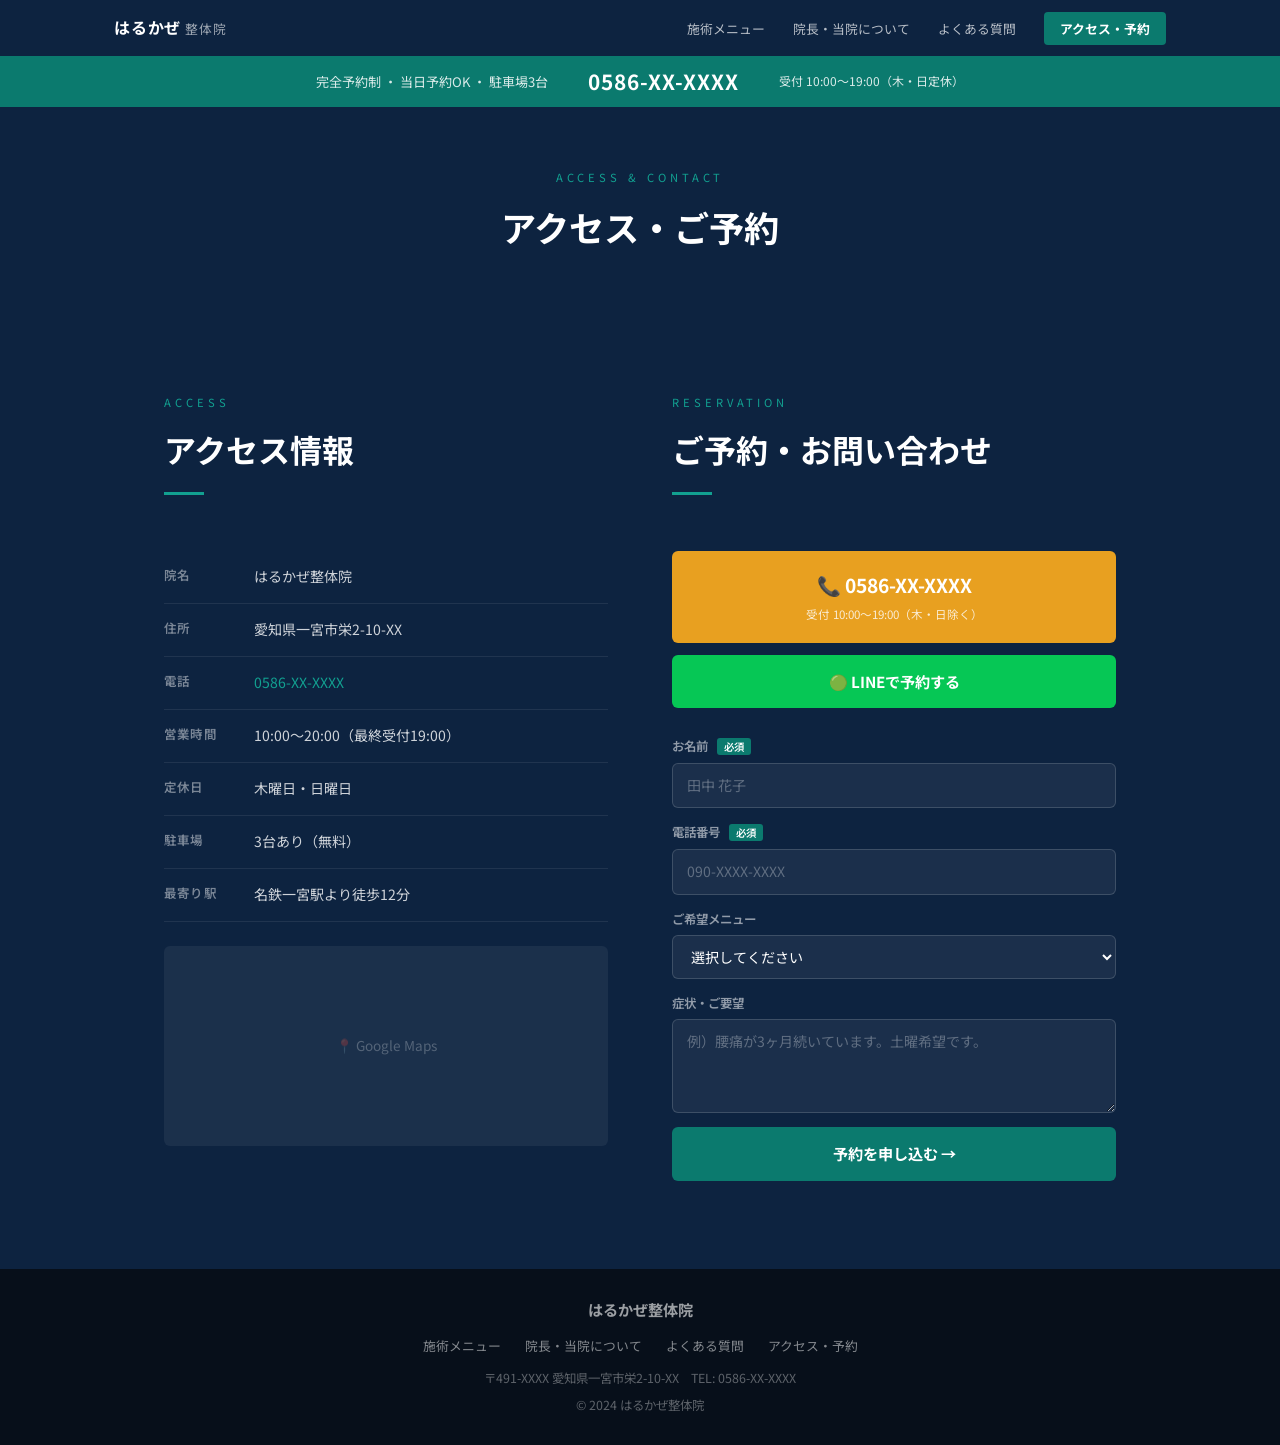
<file: access.html>
<!DOCTYPE html>
<html lang="ja">
<head>
  <meta charset="UTF-8">
  <meta name="viewport" content="width=device-width, initial-scale=1.0">
  <title>アクセス・ご予約 | はるかぜ整体院</title>
  <link rel="preconnect" href="https://fonts.googleapis.com">
  <link rel="preconnect" href="https://fonts.gstatic.com" crossorigin>
  <link href="https://fonts.googleapis.com/css2?family=Noto+Sans+JP:wght@400;500;600;700&display=swap" rel="stylesheet">
  <link rel="stylesheet" href="css/reset.css">
  <link rel="stylesheet" href="css/style.css?v=3">
</head>
<body>
  <header id="header">
    <nav class="nav-inner">
      <a href="index.html" class="nav-logo">はるかぜ<span>整体院</span></a>
      <ul class="nav-links" id="navLinks">
        <li><a href="menu.html">施術メニュー</a></li>
        <li><a href="staff.html">院長・当院について</a></li>
        <li><a href="faq.html">よくある質問</a></li>
        <li><a href="access.html" class="nav-cta" style="background:var(--teal)!important">アクセス・予約</a></li>
      </ul>
      <button class="nav-toggle" id="navToggle" aria-label="メニュー"><span></span><span></span><span></span></button>
    </nav>
  </header>
  <div id="tel-bar">
    <span>完全予約制 ・ 当日予約OK ・ 駐車場3台</span>
    <span class="tel-bar-number"><a href="tel:0586-XX-XXXX">0586-XX-XXXX</a></span>
    <span class="tel-bar-hours">受付 10:00〜19:00（木・日定休）</span>
  </div>

  <section style="background:var(--navy);padding:80px 0 48px;margin-top:88px;text-align:center">
    <span class="section-label" style="color:var(--teal-light)">ACCESS & CONTACT</span>
    <h1 style="color:#fff;font-size:clamp(1.6rem,3vw,2.2rem);font-weight:700;margin-top:10px">アクセス・ご予約</h1>
  </section>

  <section id="contact">
    <div class="container">
      <div class="access-contact-grid fade-in">
        <div>
          <span class="section-label">ACCESS</span>
          <h2 class="section-title">アクセス情報</h2>
          <div class="section-bar"></div>
          <table class="access-info-table">
            <tr><td>院名</td><td>はるかぜ整体院</td></tr>
            <tr><td>住所</td><td>愛知県一宮市栄2-10-XX</td></tr>
            <tr><td>電話</td><td><a href="tel:0586-XX-XXXX">0586-XX-XXXX</a></td></tr>
            <tr><td>営業時間</td><td>10:00〜20:00（最終受付19:00）</td></tr>
            <tr><td>定休日</td><td>木曜日・日曜日</td></tr>
            <tr><td>駐車場</td><td>3台あり（無料）</td></tr>
            <tr><td>最寄り駅</td><td>名鉄一宮駅より徒歩12分</td></tr>
          </table>
          <div class="map-placeholder">📍 Google Maps</div>
        </div>
        <div>
          <span class="section-label">RESERVATION</span>
          <h2 class="section-title">ご予約・お問い合わせ</h2>
          <div class="section-bar"></div>
          <div class="contact-cta-group">
            <a href="tel:0586-XX-XXXX" class="btn-tel-big">📞 0586-XX-XXXX<span>受付 10:00〜19:00（木・日除く）</span></a>
            <a href="https://line.me/R/ti/p/@example" class="btn-line-big" target="_blank" rel="noopener">🟢 LINEで予約する</a>
          </div>
          <form class="contact-form" action="https://formspree.io/f/xxxxxxxx" method="POST">
            <div class="form-group"><label>お名前 <span class="req">必須</span></label><input type="text" name="name" placeholder="田中 花子" required></div>
            <div class="form-group"><label>電話番号 <span class="req">必須</span></label><input type="tel" name="tel" placeholder="090-XXXX-XXXX" required></div>
            <div class="form-group"><label>ご希望メニュー</label>
              <select name="menu">
                <option value="">選択してください</option>
                <option>全身整体（60分）</option>
                <option>骨盤矯正（75分）</option>
                <option>産後ケア（90分）</option>
                <option>スポーツケア（60分）</option>
                <option>初回体験（¥3,300）</option>
              </select>
            </div>
            <div class="form-group"><label>症状・ご要望</label><textarea name="message" rows="3" placeholder="例）腰痛が3ヶ月続いています。土曜希望です。"></textarea></div>
            <button type="submit" class="btn-submit">予約を申し込む →</button>
          </form>
        </div>
      </div>
    </div>
  </section>

  <footer id="footer">
    <p class="footer-logo">はるかぜ整体院</p>
    <nav style="margin:12px 0;display:flex;gap:24px;justify-content:center;flex-wrap:wrap">
      <a href="menu.html" style="color:rgba(255,255,255,0.5);font-size:0.8rem">施術メニュー</a>
      <a href="staff.html" style="color:rgba(255,255,255,0.5);font-size:0.8rem">院長・当院について</a>
      <a href="faq.html" style="color:rgba(255,255,255,0.5);font-size:0.8rem">よくある質問</a>
      <a href="access.html" style="color:rgba(255,255,255,0.5);font-size:0.8rem">アクセス・予約</a>
    </nav>
    <p>〒491-XXXX 愛知県一宮市栄2-10-XX　TEL: 0586-XX-XXXX</p>
    <p style="margin-top:6px">© 2024 はるかぜ整体院</p>
  </footer>
  <script src="js/main.js"></script>
</body>
</html>
</file>
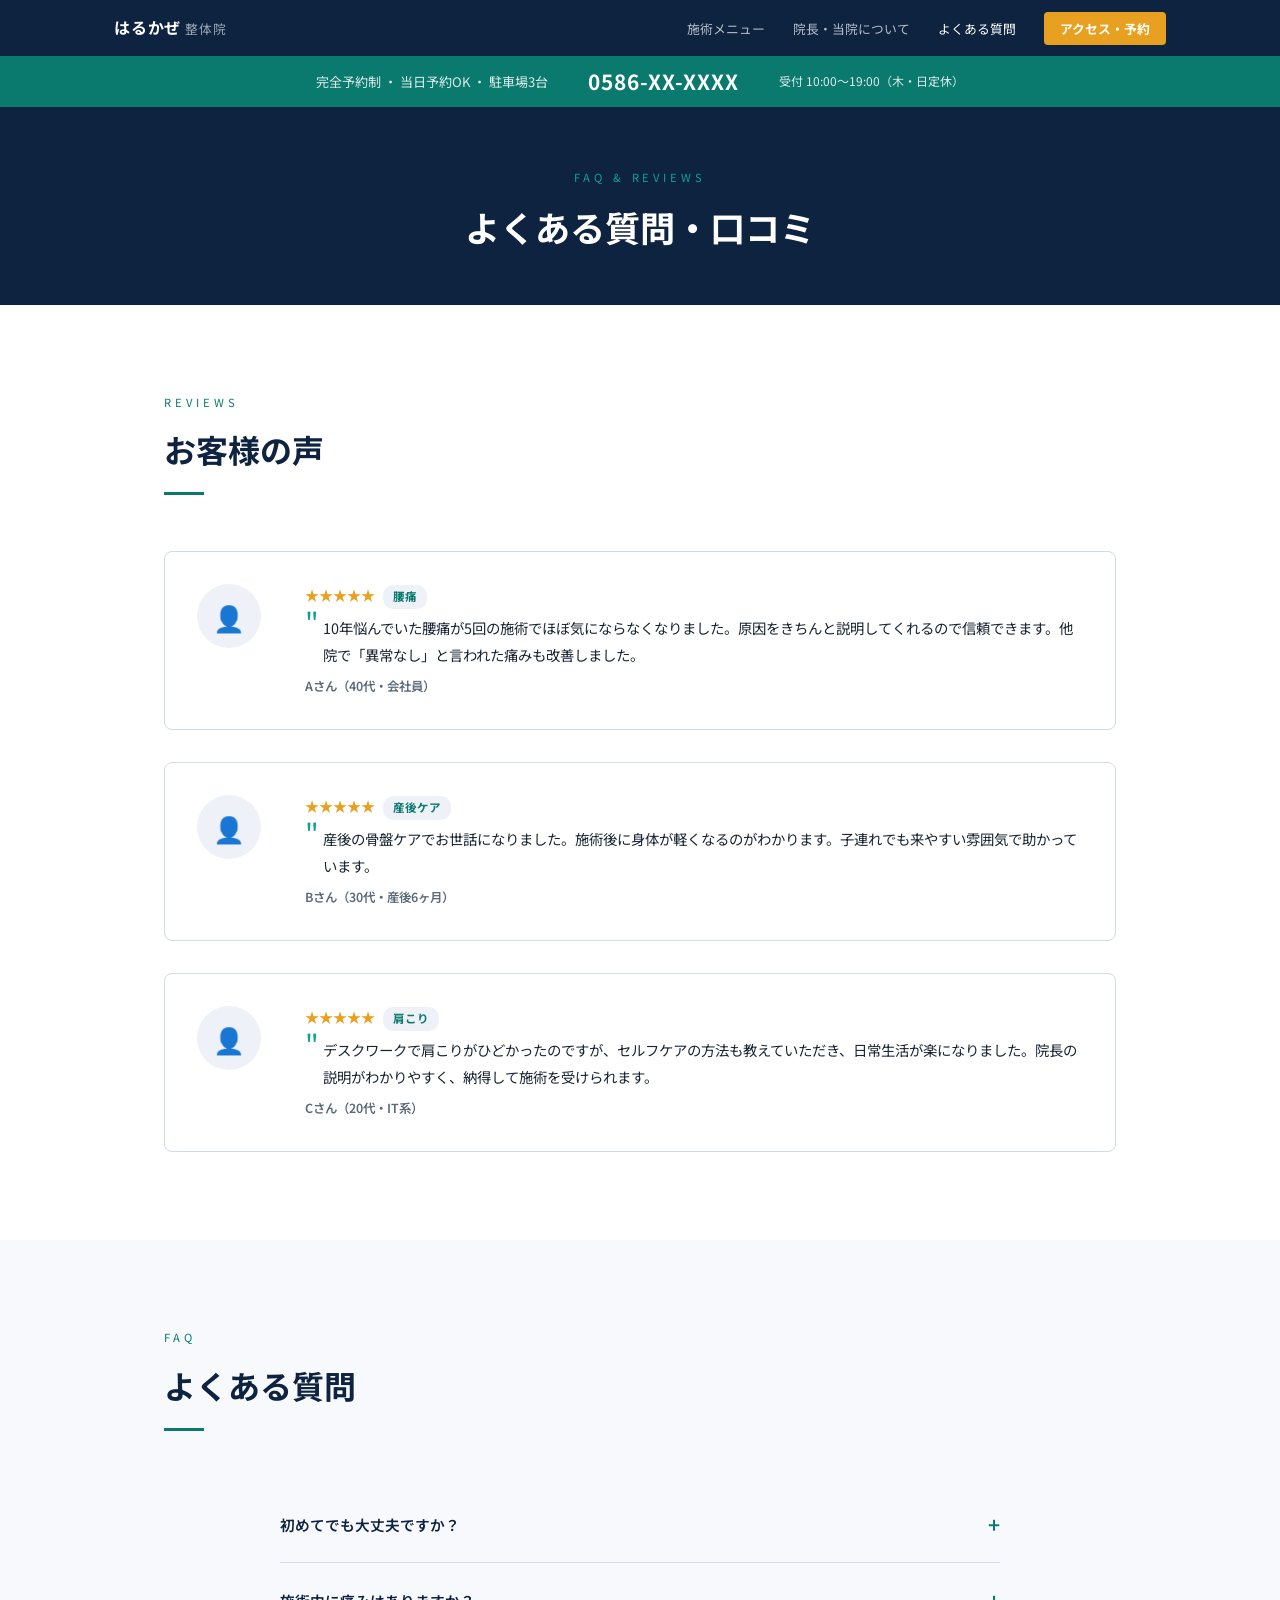
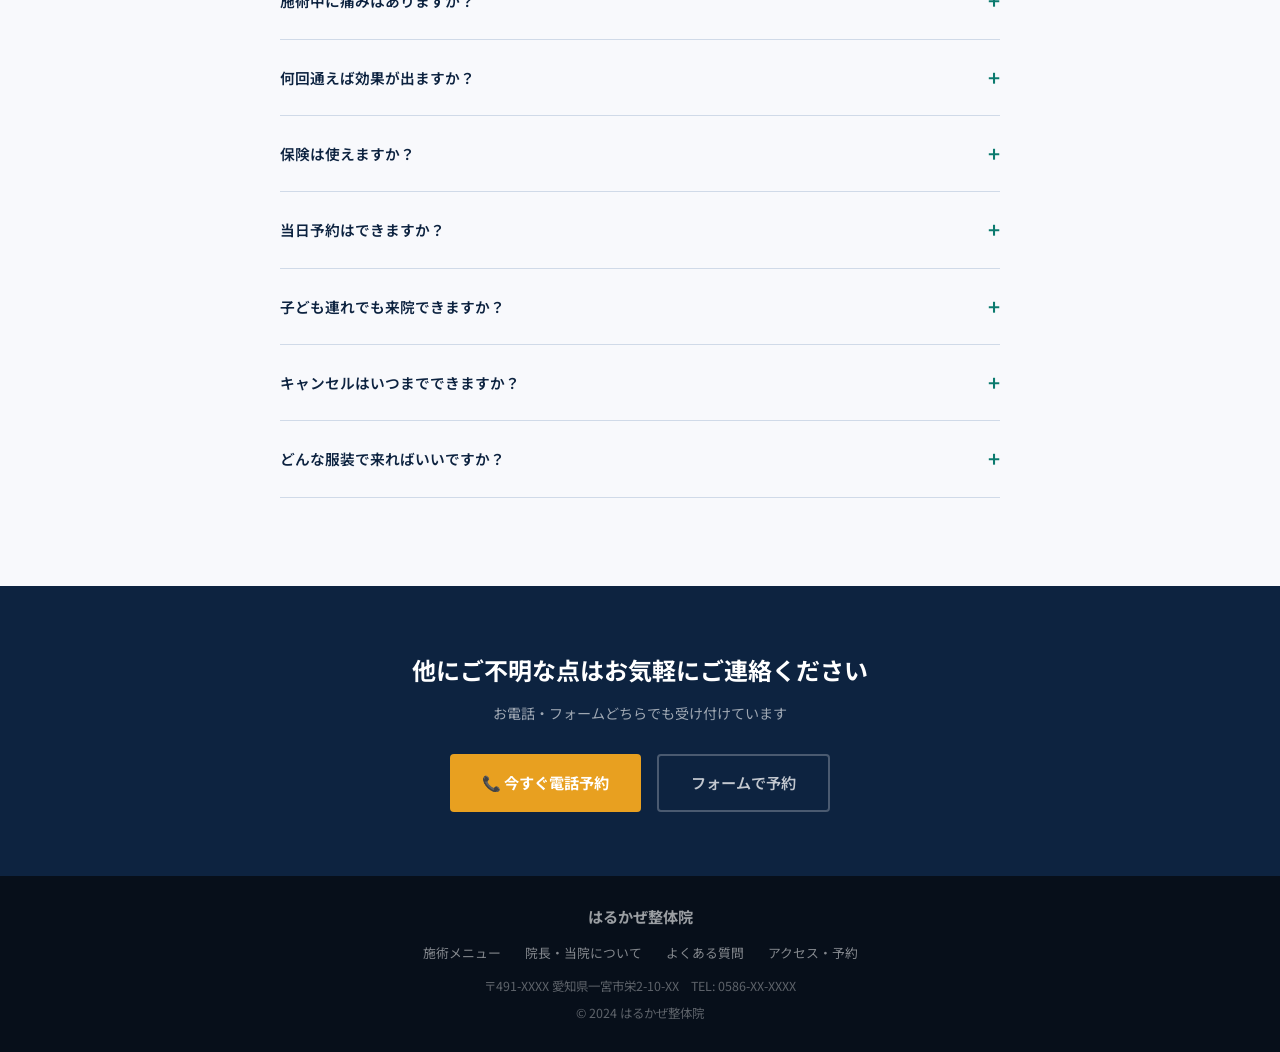
<file: faq.html>
<!DOCTYPE html>
<html lang="ja">
<head>
  <meta charset="UTF-8">
  <meta name="viewport" content="width=device-width, initial-scale=1.0">
  <title>よくある質問 | はるかぜ整体院</title>
  <link rel="preconnect" href="https://fonts.googleapis.com">
  <link rel="preconnect" href="https://fonts.gstatic.com" crossorigin>
  <link href="https://fonts.googleapis.com/css2?family=Noto+Sans+JP:wght@400;500;600;700&display=swap" rel="stylesheet">
  <link rel="stylesheet" href="css/reset.css">
  <link rel="stylesheet" href="css/style.css?v=3">
</head>
<body>
  <header id="header">
    <nav class="nav-inner">
      <a href="index.html" class="nav-logo">はるかぜ<span>整体院</span></a>
      <ul class="nav-links" id="navLinks">
        <li><a href="menu.html">施術メニュー</a></li>
        <li><a href="staff.html">院長・当院について</a></li>
        <li><a href="faq.html" style="color:#fff">よくある質問</a></li>
        <li><a href="access.html" class="nav-cta">アクセス・予約</a></li>
      </ul>
      <button class="nav-toggle" id="navToggle" aria-label="メニュー"><span></span><span></span><span></span></button>
    </nav>
  </header>
  <div id="tel-bar">
    <span>完全予約制 ・ 当日予約OK ・ 駐車場3台</span>
    <span class="tel-bar-number"><a href="tel:0586-XX-XXXX">0586-XX-XXXX</a></span>
    <span class="tel-bar-hours">受付 10:00〜19:00（木・日定休）</span>
  </div>

  <section style="background:var(--navy);padding:80px 0 48px;margin-top:88px;text-align:center">
    <span class="section-label" style="color:var(--teal-light)">FAQ & REVIEWS</span>
    <h1 style="color:#fff;font-size:clamp(1.6rem,3vw,2.2rem);font-weight:700;margin-top:10px">よくある質問・口コミ</h1>
  </section>

  <!-- 口コミ -->
  <section id="reviews">
    <div class="container">
      <span class="section-label fade-in">REVIEWS</span>
      <h2 class="section-title fade-in">お客様の声</h2>
      <div class="section-bar fade-in"></div>
      <div class="reviews-list">
        <div class="review-item fade-in">
          <div class="review-avatar">👤</div>
          <div>
            <div class="review-stars">★★★★★<span class="review-tag">腰痛</span></div>
            <p class="review-text">10年悩んでいた腰痛が5回の施術でほぼ気にならなくなりました。原因をきちんと説明してくれるので信頼できます。他院で「異常なし」と言われた痛みも改善しました。</p>
            <p class="review-author">Aさん（40代・会社員）</p>
          </div>
        </div>
        <div class="review-item fade-in">
          <div class="review-avatar">👤</div>
          <div>
            <div class="review-stars">★★★★★<span class="review-tag">産後ケア</span></div>
            <p class="review-text">産後の骨盤ケアでお世話になりました。施術後に身体が軽くなるのがわかります。子連れでも来やすい雰囲気で助かっています。</p>
            <p class="review-author">Bさん（30代・産後6ヶ月）</p>
          </div>
        </div>
        <div class="review-item fade-in">
          <div class="review-avatar">👤</div>
          <div>
            <div class="review-stars">★★★★★<span class="review-tag">肩こり</span></div>
            <p class="review-text">デスクワークで肩こりがひどかったのですが、セルフケアの方法も教えていただき、日常生活が楽になりました。院長の説明がわかりやすく、納得して施術を受けられます。</p>
            <p class="review-author">Cさん（20代・IT系）</p>
          </div>
        </div>
      </div>
    </div>
  </section>

  <!-- FAQ -->
  <section id="faq" style="background:var(--bg)">
    <div class="container">
      <span class="section-label fade-in">FAQ</span>
      <h2 class="section-title fade-in">よくある質問</h2>
      <div class="section-bar fade-in"></div>
      <div class="faq-list">
        <div class="faq-item fade-in"><button class="faq-q">初めてでも大丈夫ですか？</button><div class="faq-a"><p>はい。初回は丁寧なカウンセリングから始めます。お着替えもご用意しています。初めての方でも安心してお越しください。</p></div></div>
        <div class="faq-item fade-in"><button class="faq-q">施術中に痛みはありますか？</button><div class="faq-a"><p>強い力を使わないソフト整体が基本です。痛みが苦手な方もご安心ください。施術中に気になることがあれば、いつでもお申し付けください。</p></div></div>
        <div class="faq-item fade-in"><button class="faq-q">何回通えば効果が出ますか？</button><div class="faq-a"><p>多くの方が3〜5回で変化を実感されています。症状や生活習慣により個人差がありますが、初回に目安をご説明します。</p></div></div>
        <div class="faq-item fade-in"><button class="faq-q">保険は使えますか？</button><div class="faq-a"><p>整体施術は保険適用外です。ただし骨折・脱臼・捻挫等の急性外傷は対応可能な場合があります。詳しくはお電話でご相談ください。</p></div></div>
        <div class="faq-item fade-in"><button class="faq-q">当日予約はできますか？</button><div class="faq-a"><p>はい、空き状況によってはお受けできます。当日のご予約はお電話でお願いします。</p></div></div>
        <div class="faq-item fade-in"><button class="faq-q">子ども連れでも来院できますか？</button><div class="faq-a"><p>はい、大丈夫です。産後ケアで来院される方も多く、子連れの方への配慮をしています。ご不安な点はご来院前にお気軽にご連絡ください。</p></div></div>
        <div class="faq-item fade-in"><button class="faq-q">キャンセルはいつまでできますか？</button><div class="faq-a"><p>前日までにご連絡いただければキャンセル料は発生しません。当日キャンセルの場合はキャンセル料（施術料の50%）が発生します。</p></div></div>
        <div class="faq-item fade-in"><button class="faq-q">どんな服装で来ればいいですか？</button><div class="faq-a"><p>動きやすい服装でお越しください。着替えのご用意もありますので、スーツや仕事着のままお越しいただいても大丈夫です。</p></div></div>
      </div>
    </div>
  </section>

  <section style="background:var(--navy);padding:64px 0;text-align:center">
    <div class="container">
      <h2 style="color:#fff;font-size:1.5rem;font-weight:700;margin-bottom:12px">他にご不明な点はお気軽にご連絡ください</h2>
      <p style="color:rgba(255,255,255,0.6);font-size:0.88rem;margin-bottom:28px">お電話・フォームどちらでも受け付けています</p>
      <div style="display:flex;gap:16px;justify-content:center;flex-wrap:wrap">
        <a href="tel:0586-XX-XXXX" class="btn-primary-hero" style="font-size:0.95rem">📞 今すぐ電話予約</a>
        <a href="access.html" class="btn-outline-hero" style="font-size:0.95rem">フォームで予約</a>
      </div>
    </div>
  </section>

  <footer id="footer">
    <p class="footer-logo">はるかぜ整体院</p>
    <nav style="margin:12px 0;display:flex;gap:24px;justify-content:center;flex-wrap:wrap">
      <a href="menu.html" style="color:rgba(255,255,255,0.5);font-size:0.8rem">施術メニュー</a>
      <a href="staff.html" style="color:rgba(255,255,255,0.5);font-size:0.8rem">院長・当院について</a>
      <a href="faq.html" style="color:rgba(255,255,255,0.5);font-size:0.8rem">よくある質問</a>
      <a href="access.html" style="color:rgba(255,255,255,0.5);font-size:0.8rem">アクセス・予約</a>
    </nav>
    <p>〒491-XXXX 愛知県一宮市栄2-10-XX　TEL: 0586-XX-XXXX</p>
    <p style="margin-top:6px">© 2024 はるかぜ整体院</p>
  </footer>
  <script src="js/main.js"></script>
</body>
</html>
</file>
<file: css/style.css>
/* ========== SEITAI LP - Medical/Clinical Style ========== */
:root {
  --navy: #0d2340;
  --navy-mid: #1a3a60;
  --teal: #0b7a6e;
  --teal-light: #12a090;
  --accent: #e8a020;
  --bg: #f8f9fc;
  --bg-light: #eef1f7;
  --white: #ffffff;
  --text: #1a2433;
  --text-sub: #5a6a7a;
  --border: #d0dae8;
}

* { box-sizing: border-box; margin: 0; padding: 0; }
body { font-family: 'Noto Sans JP', sans-serif; color: var(--text); background: var(--white); line-height: 1.7; }
a { text-decoration: none; color: inherit; }

/* =========== HEADER =========== */
#header {
  position: fixed; top: 0; left: 0; right: 0; z-index: 200;
  background: var(--navy); height: 56px;
}
.nav-inner { display: flex; align-items: center; justify-content: space-between; height: 56px; max-width: 1100px; margin: 0 auto; padding: 0 24px; }
.nav-logo { font-size: 1rem; font-weight: 700; color: #fff; letter-spacing: 0.05em; }
.nav-logo span { font-weight: 400; font-size: 0.8rem; margin-left: 4px; color: rgba(255,255,255,0.6); }
.nav-links { display: flex; gap: 28px; list-style: none; align-items: center; }
.nav-links a { font-size: 0.8rem; color: rgba(255,255,255,0.7); transition: color .2s; }
.nav-links a:hover { color: #fff; }
.nav-cta { background: var(--accent) !important; color: #fff !important; padding: 7px 16px; border-radius: 4px; font-weight: 700; }
.nav-toggle { display: none; flex-direction: column; gap: 5px; background: none; border: none; cursor: pointer; padding: 4px; }
.nav-toggle span { display: block; width: 22px; height: 2px; background: #fff; border-radius: 2px; }

/* =========== STICKY TEL BAR =========== */
#tel-bar {
  position: fixed; top: 56px; left: 0; right: 0; z-index: 190;
  background: var(--teal); padding: 8px 24px;
  display: flex; align-items: center; justify-content: center; gap: 40px;
  font-size: 0.82rem; color: rgba(255,255,255,0.85);
}
.tel-bar-number { font-size: 1.3rem; font-weight: 700; color: #fff; letter-spacing: 0.05em; }
.tel-bar-number a { color: inherit; }
.tel-bar-hours { font-size: 0.75rem; }

/* =========== HERO (split: navy left / photo right) =========== */
#hero {
  display: grid;
  grid-template-columns: minmax(0,1fr) minmax(0,1fr);
  min-height: 100vh;
  margin-top: 88px; /* header + tel-bar */
}
.hero-left {
  background: var(--navy);
  display: flex; flex-direction: column; justify-content: center;
  padding: 80px 60px;
}
.hero-label {
  display: inline-block;
  font-size: 0.72rem; letter-spacing: 0.25em; color: var(--teal-light);
  border: 1px solid var(--teal); padding: 4px 14px; border-radius: 2px;
  margin-bottom: 28px; text-transform: uppercase;
}
.hero-title {
  font-size: clamp(2rem, 3.5vw, 3rem);
  font-weight: 700; color: #fff; line-height: 1.3; margin-bottom: 24px;
}
.hero-title em { font-style: normal; color: var(--accent); }
.hero-desc { color: rgba(255,255,255,0.7); font-size: 0.92rem; line-height: 2; margin-bottom: 40px; }
.hero-desc strong { color: #fff; }
.hero-cta-group { display: flex; flex-direction: column; gap: 12px; }
.btn-primary-hero {
  background: var(--accent); color: #fff; padding: 16px 32px;
  border-radius: 4px; font-weight: 700; font-size: 1rem;
  display: inline-flex; align-items: center; gap: 10px;
  transition: opacity .2s;
}
.btn-primary-hero:hover { opacity: 0.88; }
.btn-outline-hero {
  background: transparent; color: rgba(255,255,255,0.75); padding: 14px 32px;
  border: 2px solid rgba(255,255,255,0.25); border-radius: 4px; font-weight: 600;
  display: inline-block; transition: .2s;
}
.btn-outline-hero:hover { border-color: rgba(255,255,255,0.5); color: #fff; }
.hero-badges {
  display: flex; gap: 12px; flex-wrap: wrap; margin-top: 36px;
}
.hero-badge {
  font-size: 0.75rem; color: rgba(255,255,255,0.55);
  display: flex; align-items: center; gap: 6px;
}
.hero-badge::before { content: '✓'; color: var(--teal-light); font-weight: 700; }

.hero-right { overflow: hidden; }
.hero-right img { width: 100%; height: 100%; object-fit: cover; display: block; }

/* =========== STATS BAND =========== */
#stats {
  background: var(--navy-mid);
  padding: 40px 0;
}
.stats-inner {
  max-width: 900px; margin: 0 auto; padding: 0 24px;
  display: grid; grid-template-columns: repeat(4, 1fr);
  gap: 0; text-align: center;
}
.stat-item { padding: 20px; border-right: 1px solid rgba(255,255,255,0.1); }
.stat-item:last-child { border-right: none; }
.stat-num { font-size: 2.4rem; font-weight: 700; color: var(--accent); line-height: 1; }
.stat-num span { font-size: 1.2rem; }
.stat-label { font-size: 0.78rem; color: rgba(255,255,255,0.6); margin-top: 6px; }

/* =========== SECTION COMMON =========== */
.container { max-width: 1000px; margin: 0 auto; padding: 0 24px; }
section { padding: 88px 0; }
.section-label { font-size: 0.7rem; letter-spacing: 0.35em; color: var(--teal); margin-bottom: 10px; display: block; }
.section-title { font-size: clamp(1.4rem, 2.8vw, 2rem); font-weight: 700; margin-bottom: 16px; color: var(--navy); }
.section-bar { width: 40px; height: 3px; background: var(--teal); margin-bottom: 56px; }

/* =========== SYMPTOM TABS =========== */
#symptoms { background: var(--bg); }
.symptom-tabs { display: flex; border: 1px solid var(--border); border-radius: 8px; overflow: hidden; margin-bottom: 0; }
.stab {
  flex: 1; padding: 16px 8px; border: none; background: var(--white);
  font-family: inherit; font-size: 0.82rem; font-weight: 600; cursor: pointer;
  border-right: 1px solid var(--border); color: var(--text-sub);
  transition: background .2s, color .2s;
}
.stab:last-child { border-right: none; }
.stab.active { background: var(--navy); color: #fff; }
.stab:hover:not(.active) { background: var(--bg-light); }

.symptom-panels { border: 1px solid var(--border); border-top: none; border-radius: 0 0 8px 8px; overflow: hidden; }
.symptom-panel { display: none; padding: 40px; background: var(--white); }
.symptom-panel.active { display: grid; grid-template-columns: 1fr 1fr; gap: 40px; align-items: center; }
.spanel-text h3 { font-size: 1.3rem; font-weight: 700; color: var(--navy); margin-bottom: 12px; }
.spanel-text p { font-size: 0.88rem; color: var(--text-sub); line-height: 1.9; margin-bottom: 20px; }
.spanel-causes { display: flex; flex-direction: column; gap: 8px; }
.spanel-cause { display: flex; align-items: center; gap: 10px; font-size: 0.85rem; }
.spanel-cause::before { content: ''; width: 8px; height: 8px; background: var(--teal); border-radius: 50%; flex-shrink: 0; }
.spanel-img { aspect-ratio: 4/3; overflow: hidden; border-radius: 6px; }
.spanel-img img { width: 100%; height: 100%; object-fit: cover; }

/* =========== FLOW (zigzag) =========== */
#flow { background: var(--white); }
.flow-step {
  display: grid; grid-template-columns: minmax(0,1fr) minmax(0,1fr);
  gap: 0; margin-bottom: 2px;
}
.flow-step:nth-child(even) { direction: rtl; }
.flow-step:nth-child(even) > * { direction: ltr; }
.flow-step-img { overflow: hidden; aspect-ratio: 16/9; }
.flow-step-img img { width: 100%; height: 100%; object-fit: cover; display: block; }
.flow-step-body {
  background: var(--bg-light); display: flex; flex-direction: column;
  justify-content: center; padding: 60px 56px;
}
.flow-step:nth-child(odd) .flow-step-body { padding-left: 64px; }
.flow-step:nth-child(even) .flow-step-body { padding-right: 64px; }
.flow-step-num {
  font-size: 3.5rem; font-weight: 700; color: rgba(13,35,64,0.08); line-height: 1;
  margin-bottom: 8px; letter-spacing: -0.02em;
}
.flow-step-body h3 { font-size: 1.2rem; font-weight: 700; color: var(--navy); margin-bottom: 12px; }
.flow-step-body p { font-size: 0.88rem; color: var(--text-sub); line-height: 1.9; }

/* =========== DOCTOR =========== */
#doctor { background: var(--navy); padding: 88px 0; }
.doctor-inner {
  max-width: 900px; margin: 0 auto; padding: 0 24px;
  display: grid; grid-template-columns: 320px 1fr; gap: 64px; align-items: center;
}
#doctor .section-label { color: var(--teal-light); }
#doctor .section-title { color: #fff; }
#doctor .section-bar { background: var(--teal-light); }
.doctor-img { width: 280px; height: 340px; overflow: hidden; border-radius: 4px; }
.doctor-img img { width: 100%; height: 100%; object-fit: cover; object-position: top; display: block; }
.doctor-name { font-size: 1.6rem; font-weight: 700; color: #fff; margin-bottom: 4px; }
.doctor-name-en { font-size: 0.82rem; color: rgba(255,255,255,0.45); margin-bottom: 16px; }
.doctor-role { font-size: 0.82rem; color: var(--teal-light); font-weight: 600; margin-bottom: 20px; }
.doctor-tags { display: flex; flex-wrap: wrap; gap: 8px; margin-bottom: 24px; }
.doctor-tag { font-size: 0.75rem; color: rgba(255,255,255,0.7); border: 1px solid rgba(255,255,255,0.2); padding: 4px 12px; border-radius: 20px; }
.doctor-bio { font-size: 0.88rem; color: rgba(255,255,255,0.65); line-height: 1.95; margin-bottom: 24px; }
.doctor-quote-block {
  border-left: 3px solid var(--teal-light); padding: 16px 20px;
  background: rgba(255,255,255,0.04); border-radius: 0 4px 4px 0;
}
.doctor-quote-block p { font-size: 0.88rem; color: rgba(255,255,255,0.7); font-style: italic; line-height: 1.8; }

/* =========== MENU =========== */
#menu { background: var(--bg); }
.menu-table { width: 100%; border-collapse: collapse; border-radius: 8px; overflow: hidden; box-shadow: 0 2px 20px rgba(0,0,0,0.06); }
.menu-table thead { background: var(--navy); color: #fff; }
.menu-table thead th { padding: 16px 20px; text-align: left; font-size: 0.82rem; font-weight: 600; letter-spacing: 0.05em; }
.menu-table tbody tr { background: var(--white); border-bottom: 1px solid var(--border); transition: background .2s; }
.menu-table tbody tr:hover { background: var(--bg-light); }
.menu-table tbody tr.featured { background: #f0f9f7; }
.menu-table td { padding: 20px; vertical-align: middle; }
.menu-name { font-size: 1rem; font-weight: 700; color: var(--navy); margin-bottom: 4px; }
.menu-desc { font-size: 0.8rem; color: var(--text-sub); }
.menu-duration { font-size: 0.88rem; color: var(--text-sub); }
.menu-price-cell { font-size: 1.2rem; font-weight: 700; color: var(--teal); text-align: right; }
.menu-badge { display: inline-block; background: var(--teal); color: #fff; font-size: 0.68rem; font-weight: 700; padding: 2px 10px; border-radius: 10px; margin-left: 10px; vertical-align: middle; }
.first-trial-bar {
  margin-top: 20px; background: var(--accent); color: #fff;
  padding: 16px 28px; border-radius: 6px; text-align: center;
  font-size: 0.95rem; font-weight: 600; display: flex; align-items: center; justify-content: center; gap: 12px;
}
.first-trial-bar em { font-style: normal; font-size: 1.3rem; font-weight: 700; }

/* =========== REVIEWS =========== */
#reviews { background: var(--white); }
.reviews-list { display: flex; flex-direction: column; gap: 32px; }
.review-item {
  display: grid; grid-template-columns: 80px 1fr; gap: 28px; align-items: start;
  padding: 32px; border: 1px solid var(--border); border-radius: 8px;
}
.review-avatar {
  width: 64px; height: 64px; border-radius: 50%; background: var(--bg-light);
  display: flex; align-items: center; justify-content: center;
  font-size: 1.6rem; color: var(--navy);
}
.review-stars { color: var(--accent); font-size: 0.88rem; margin-bottom: 6px; }
.review-tag { display: inline-block; background: var(--bg-light); color: var(--teal); font-size: 0.72rem; font-weight: 700; padding: 2px 10px; border-radius: 10px; margin-left: 8px; }
.review-text { font-size: 0.9rem; color: var(--text); line-height: 1.85; margin-bottom: 8px; position: relative; padding-left: 18px; }
.review-text::before { content: '"'; position: absolute; left: 0; top: -4px; font-size: 1.8rem; color: var(--teal-light); line-height: 1; }
.review-author { font-size: 0.78rem; color: var(--text-sub); font-weight: 600; }

/* =========== FAQ =========== */
#faq { background: var(--bg); }
.faq-list { max-width: 720px; margin: 0 auto; }
.faq-item { border-bottom: 1px solid var(--border); }
.faq-q {
  width: 100%; text-align: left; padding: 20px 0; font-size: 0.92rem; font-weight: 600;
  background: none; border: none; cursor: pointer; display: flex; justify-content: space-between;
  align-items: center; gap: 16px; color: var(--navy); font-family: inherit;
}
.faq-q::after { content: '+'; font-size: 1.3rem; color: var(--teal); flex-shrink: 0; transition: transform .3s; }
.faq-item.open .faq-q::after { transform: rotate(45deg); }
.faq-a { display: none; padding: 0 0 20px 0; }
.faq-item.open .faq-a { display: block; }
.faq-a p { font-size: 0.88rem; color: var(--text-sub); line-height: 1.85; }

/* =========== ACCESS =========== */
#contact { background: var(--navy); padding: 88px 0; }
#contact .section-label { color: var(--teal-light); }
#contact .section-title { color: #fff; }
#contact .section-bar { background: var(--teal-light); }
.access-contact-grid {
  display: grid; grid-template-columns: 1fr 1fr; gap: 64px; align-items: start;
}
.access-info-table { width: 100%; border-collapse: collapse; margin-bottom: 24px; }
.access-info-table tr { border-bottom: 1px solid rgba(255,255,255,0.08); }
.access-info-table td { padding: 14px 0; font-size: 0.88rem; vertical-align: top; }
.access-info-table td:first-child { color: rgba(255,255,255,0.45); font-size: 0.78rem; font-weight: 600; letter-spacing: 0.1em; width: 90px; padding-right: 20px; text-transform: uppercase; }
.access-info-table td:last-child { color: rgba(255,255,255,0.8); }
.access-info-table a { color: var(--teal-light); }
.map-placeholder { height: 200px; background: rgba(255,255,255,0.06); border-radius: 6px; display: flex; align-items: center; justify-content: center; color: rgba(255,255,255,0.25); font-size: 0.85rem; }

.contact-cta-group { display: flex; flex-direction: column; gap: 12px; margin-bottom: 28px; }
.btn-tel-big {
  background: var(--accent); color: #fff; padding: 18px 24px;
  border-radius: 6px; font-weight: 700; font-size: 1.2rem;
  display: flex; flex-direction: column; align-items: center; gap: 3px;
  transition: opacity .2s;
}
.btn-tel-big span { font-size: 0.72rem; font-weight: 400; opacity: 0.8; }
.btn-tel-big:hover { opacity: 0.88; }
.btn-line-big {
  background: #06c755; color: #fff; padding: 14px 24px;
  border-radius: 6px; font-weight: 700; font-size: 0.95rem; text-align: center; display: block;
}

.contact-form { display: flex; flex-direction: column; gap: 14px; }
.form-group { display: flex; flex-direction: column; gap: 5px; }
.form-group label { font-size: 0.78rem; font-weight: 600; color: rgba(255,255,255,0.55); }
.req { background: var(--teal); color: #fff; font-size: 0.65rem; padding: 1px 7px; border-radius: 3px; margin-left: 6px; }
.form-group input, .form-group select, .form-group textarea {
  padding: 10px 14px; border: 1px solid rgba(255,255,255,0.15);
  border-radius: 6px; font-size: 0.88rem; font-family: inherit;
  background: rgba(255,255,255,0.06); color: #fff; transition: border-color .2s;
}
.form-group input::placeholder, .form-group textarea::placeholder { color: rgba(255,255,255,0.3); }
.form-group input:focus, .form-group select:focus, .form-group textarea:focus { outline: none; border-color: var(--teal-light); }
.form-group select option { background: var(--navy); }
.btn-submit {
  background: var(--teal); color: #fff; padding: 14px; border: none;
  border-radius: 6px; font-size: 0.95rem; font-weight: 700; cursor: pointer;
  transition: background .2s; font-family: inherit;
}
.btn-submit:hover { background: var(--teal-light); }

/* =========== FOOTER =========== */
#footer { background: #070f1a; color: rgba(255,255,255,0.35); text-align: center; padding: 28px 20px; font-size: 0.78rem; }
.footer-logo { font-size: 0.95rem; font-weight: 700; color: rgba(255,255,255,0.6); margin-bottom: 6px; }

/* =========== FADE =========== */
.fade-in { opacity: 0; transform: translateY(16px); transition: opacity .6s, transform .6s; }
.fade-in.visible { opacity: 1; transform: none; }

/* =========== RESPONSIVE =========== */
@media (max-width: 768px) {
  #tel-bar { gap: 12px; }
  .tel-bar-number { font-size: 1.1rem; }
  #hero { grid-template-columns: 1fr; }
  .hero-right { height: 240px; }
  .hero-left { padding: 48px 24px; }
  .stats-inner { grid-template-columns: repeat(2, 1fr); }
  .stat-item { border-right: none; border-bottom: 1px solid rgba(255,255,255,0.1); }
  .symptom-tabs { flex-wrap: wrap; }
  .stab { flex: none; width: 50%; }
  .symptom-panel.active { grid-template-columns: 1fr; }
  .flow-step { grid-template-columns: 1fr; direction: ltr !important; }
  .flow-step-img { aspect-ratio: 16/9; }
  .flow-step-body { padding: 36px 24px !important; }
  .doctor-inner { grid-template-columns: 1fr; }
  .doctor-img { margin: 0 auto; }
  .access-contact-grid { grid-template-columns: 1fr; }
  .nav-links { display: none; position: fixed; top: 88px; left: 0; right: 0; background: var(--navy); flex-direction: column; padding: 20px; gap: 14px; box-shadow: 0 4px 12px rgba(0,0,0,0.3); }
  .nav-links.open { display: flex; }
  .nav-toggle { display: flex; }
  section { padding: 64px 0; }
}
</file>
